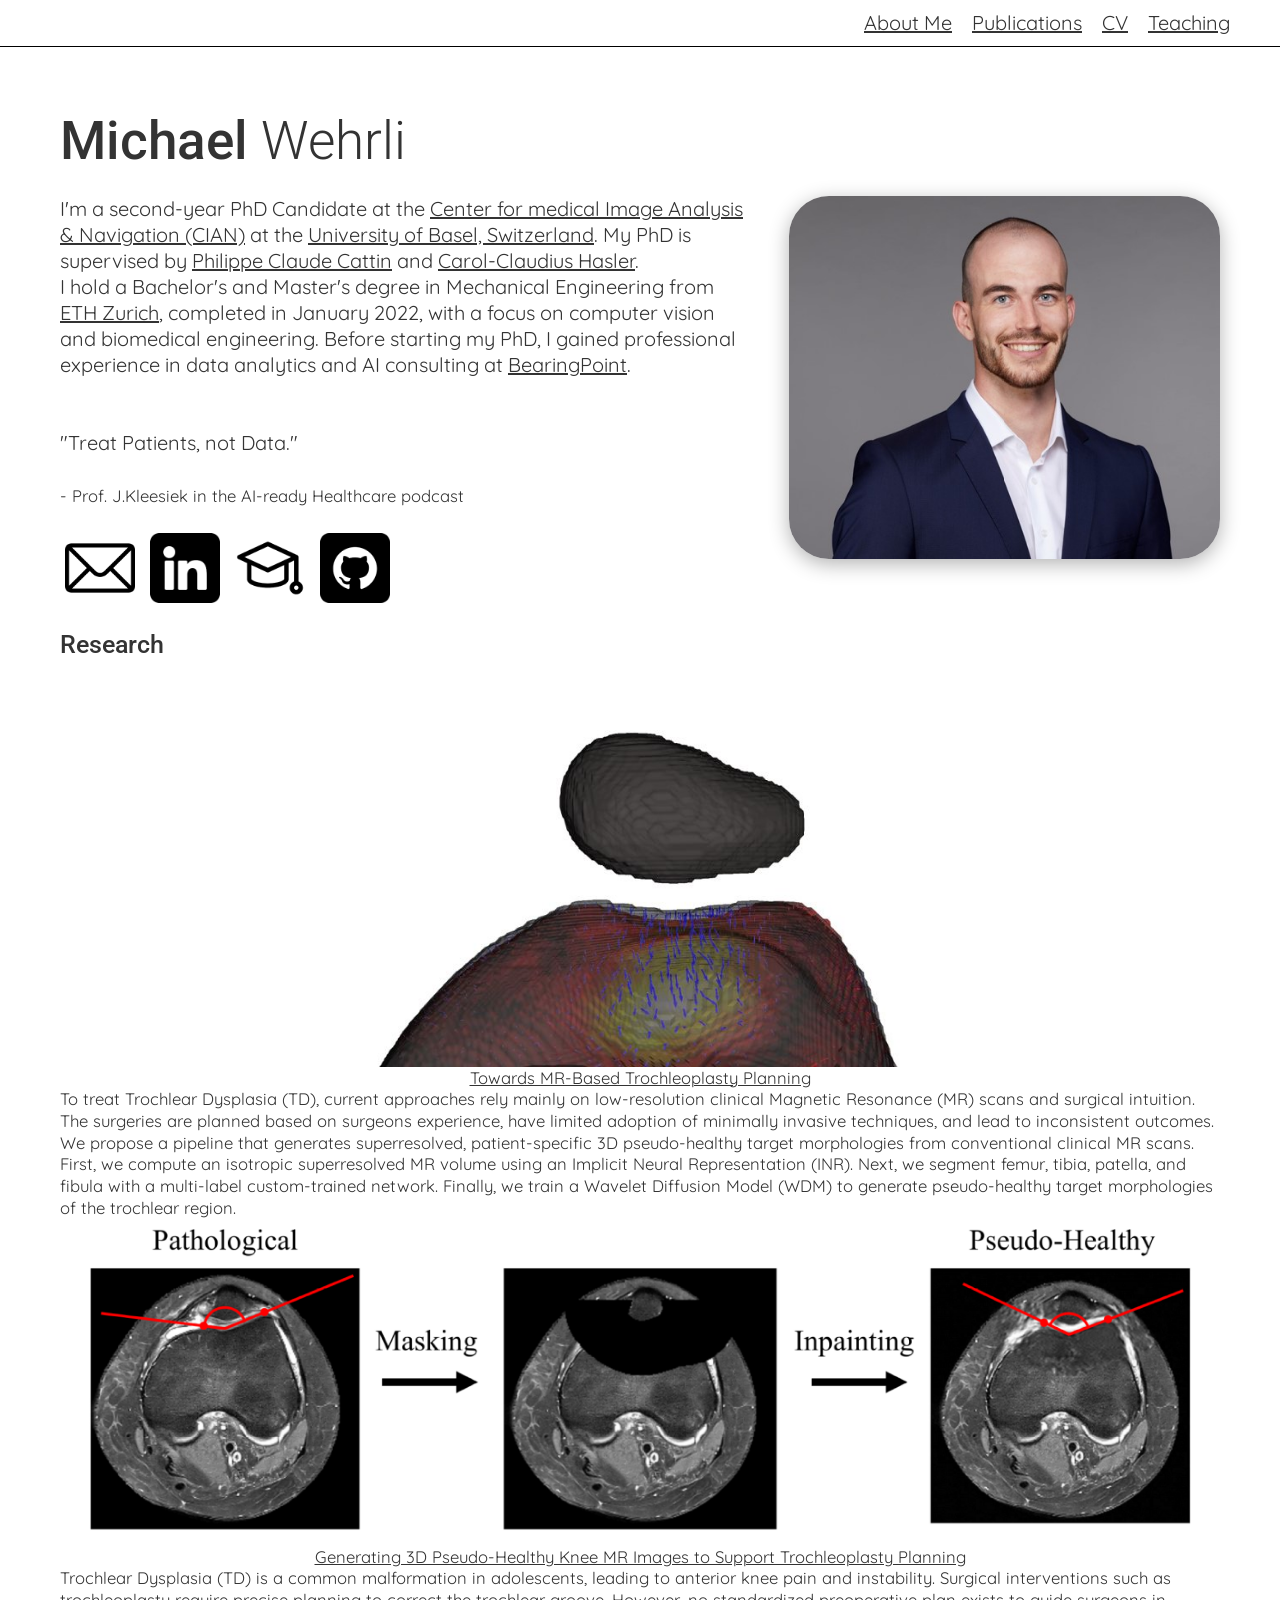
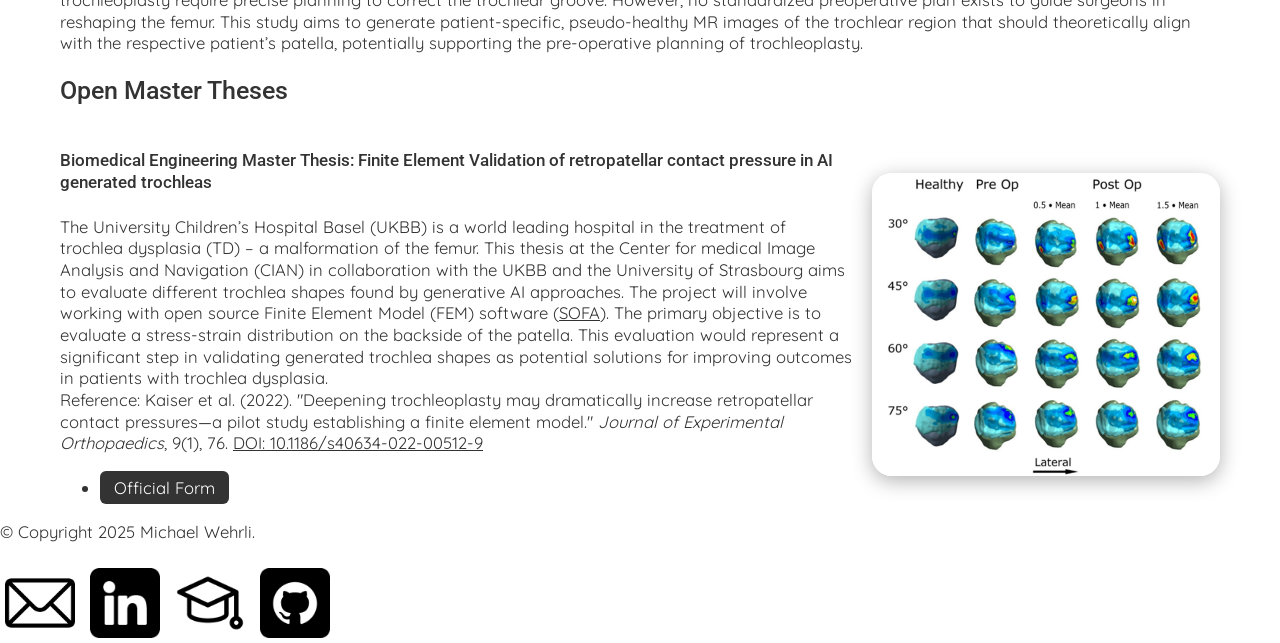
<file: index.html>
<!doctype html>
<html lang="en">
<head>
    <meta charset="UTF-8">
    <meta name="viewport" content="width=device-width, user-scalable=no, initial-scale=1.0, maximum-scale=1.0, minimum-scale=1.0">
    <meta http-equiv="X-UA-Compatible" content="ie=edge">
    <link rel="stylesheet" href="static/style.css">
    <link href="https://fonts.googleapis.com/css2?family=Fira+Sans:ital,wght@0,100;0,200;0,300;0,400;0,500;0,600;0,700;0,800;0,900;1,100;1,200;1,300;1,400;1,500;1,600;1,700;1,800;1,900&family=Hind:wght@300;400;500;600;700&family=Noto+Sans:ital,wght@0,100..900;1,100..900&family=Open+Sans:ital,wght@0,300..800;1,300..800&family=PT+Sans:ital,wght@0,400;0,700;1,400;1,700&family=Roboto:ital,wght@0,100..900;1,100..900&family=Quicksand:wght@300..700&display=swap" rel="stylesheet">
    <title>Michael Wehrli</title>
</head>
<body>
<header class="main-header">
    <nav>
        <ul>
            <li><a href="#">About Me</a></li>
            <li><a href="Publications.html">Publications</a></li>
            <li><a href="CV.html">CV</a></li>
            <li><a href="Teaching.html">Teaching</a></li>
        </ul>
    </nav>
</header>
<main>
    <section>
        <h1><span>Michael</span> Wehrli</h1>
        <div class="content-with-side">
            <img class="cv-image rounded" src="static/images/CV_picture_Michael_Wehrli.jpg" alt="Michael Wehrli">
            <div class="content-with-side__main">
                <p>
                    I'm a second-year PhD Candidate at the <a href="https://dbe.unibas.ch/en/cian/">Center for medical Image Analysis & Navigation (CIAN)</a> at the <a href="https://www.unibas.ch/en.html">University of Basel, Switzerland</a>. My PhD is supervised by
                    <a href="https://dbe.unibas.ch/en/persons/philippe-claude-cattin/">Philippe Claude Cattin</a> and <a href="https://www.ukbb.ch/de/personal/personen/Hasler-Carol.php">Carol-Claudius Hasler</a>.
                </p>
                <p>
                  I hold a Bachelor's and Master's degree in Mechanical Engineering from <a href="https://ethz.ch/en.html">ETH Zurich</a>, completed in January 2022, with a focus on computer vision and biomedical engineering. Before starting my PhD, I gained professional experience in data analytics and AI consulting at <a href="https://www.bearingpoint.com/en-ch/">BearingPoint</a>.
                    <br>
                    <br>
                    <br>
                    "Treat Patients, not Data."
                    <br>
                    <br>
                    <small>- Prof. J.Kleesiek in the AI-ready Healthcare podcast

                </p>
                <aside>
                    <ul class="social-icons">
                        <li><a class="social-icons__email" href="mailto:michaeljan.wehrli@unibas.ch">Email</a></li>
                        <li><a class="social-icons__linkedin" href="https://www.linkedin.com/in/michael-wehrli/">LinkedIn</a></li>
                        <li><a class="social-icons__google-scholar" href="https://scholar.google.com/citations?hl=en&user=mDzUzvEAAAAJ">Google Scholar</a></li>
                        <li><a class="social-icons__github" href="https://github.com/wehrlimi">Github</a></li>
                    </ul>
                </aside>
            </div>
        </div>
    </section>
    <section>
        <h2>Research</h2>
        <a href="https://wehrlimi.github.io/sr-3d-planning/">
            <figure class="one-third-width">
                <img src="static/images/Towards_Title_Img.jpg" alt="3D Pseudo-Healthy Knee MRI">
                <figcaption>Towards MR-Based Trochleoplasty Planning</figcaption>
            </figure>
        </a>
        <p>To treat Trochlear Dysplasia (TD), current approaches rely mainly on low-resolution clinical Magnetic Resonance (MR) scans and surgical intuition. The surgeries are planned based on surgeons experience, have limited adoption of minimally invasive techniques, and lead to inconsistent outcomes. We propose a pipeline that generates superresolved, patient-specific 3D pseudo-healthy target morphologies from conventional clinical MR scans. First, we compute an isotropic superresolved MR volume using an Implicit Neural Representation (INR). Next, we segment femur, tibia, patella, and fibula with a multi-label custom-trained network. Finally, we train a Wavelet Diffusion Model (WDM) to generate pseudo-healthy target morphologies of the trochlear region.</p>

        <a href="/gen3d-ph-kneemri/">
            <figure class="full-width">
                <img src="static/images/Fig_Intro_cropped%201.png" alt="3D Pseudo-Healthy Knee MRI">
                <figcaption>Generating 3D Pseudo-Healthy Knee MR Images to Support Trochleoplasty Planning</figcaption>
            </figure>
        </a>
        <p>Trochlear Dysplasia (TD) is a common malformation in adolescents, leading to anterior knee pain and instability. Surgical interventions such as trochleoplasty require precise planning to correct the trochlear groove. However, no standardized preoperative plan exists to guide surgeons in reshaping the femur. This study aims to generate patient-specific, pseudo-healthy MR images of the trochlear region that should theoretically align with the respective patient’s patella, potentially supporting the pre-operative planning of trochleoplasty.</p>


    </section>
    <section>
        <h2>Open Master Theses</h2>

        <div class="content-with-side">
            <img class="master-thesis-side" src="static/images/Kaiser_etal_FEM_patella.png" alt="Patella FEM project">
            <div class="content-with-side__main">
                <h4>Biomedical Engineering Master Thesis: Finite Element Validation of retropatellar contact pressure in AI generated trochleas</h4>
                <p>
                    The University Children’s Hospital Basel (UKBB) is a world leading hospital in the treatment of trochlea dysplasia (TD) – a malformation of the femur.
                    This thesis at the Center for medical Image Analysis and Navigation (CIAN) in collaboration with the UKBB and the University of Strasbourg aims to evaluate
                    different trochlea shapes found by generative AI approaches. The project will involve working with open source Finite Element Model (FEM) software (<a href="https://sofa-framework.github.io/doc/">SOFA</a>).
                    The primary objective is to evaluate a stress-strain distribution on the backside of the patella. This evaluation would represent a significant step in validating generated trochlea
                    shapes as potential solutions for improving outcomes in patients with trochlea dysplasia.
                </p>
                <p>
                     Reference: Kaiser et al. (2022). "Deepening trochleoplasty may dramatically increase retropatellar contact pressures—a pilot study establishing a finite element model."
                    <em>Journal of Experimental Orthopaedics</em>, 9(1), 76.
                    <a href="https://doi.org/10.1186/s40634-022-00512-9">DOI: 10.1186/s40634-022-00512-9</a>
                </p>
                <aside>
                    <ul>
                        <li><a class="btn" href="https://dbe.unibas.ch/fileadmin/user_upload/dbe/03_Education/Masterthesis/032025_Cattin_Finite_Element_Validation_of_retropatellar_contact_pressure_in_AI_generated_trochleas.pdf">Official Form</a></li>
                    </ul>
                </aside>
            </div>

        </div>


    </section>
</main>
<footer>
    <div class="container">
        <p>© Copyright 2025 Michael Wehrli. </p>
        <ul class="social-icons">
            <li><a class="social-icons__email" href="mailto:michaeljan.wehrli@unibas.ch">Email</a></li>
            <li><a class="social-icons__linkedin" href="https://www.linkedin.com/in/michael-wehrli/">LinkedIn</a></li>
            <li><a class="social-icons__google-scholar" href="https://scholar.google.com/citations?hl=en&user=mDzUzvEAAAAJ">Google Scholar</a></li>
            <li><a class="social-icons__github" href="https://github.com/wehrlimi">Github</a></li>
        </ul>
    </div>
</footer>
</body>
</html>
</file>
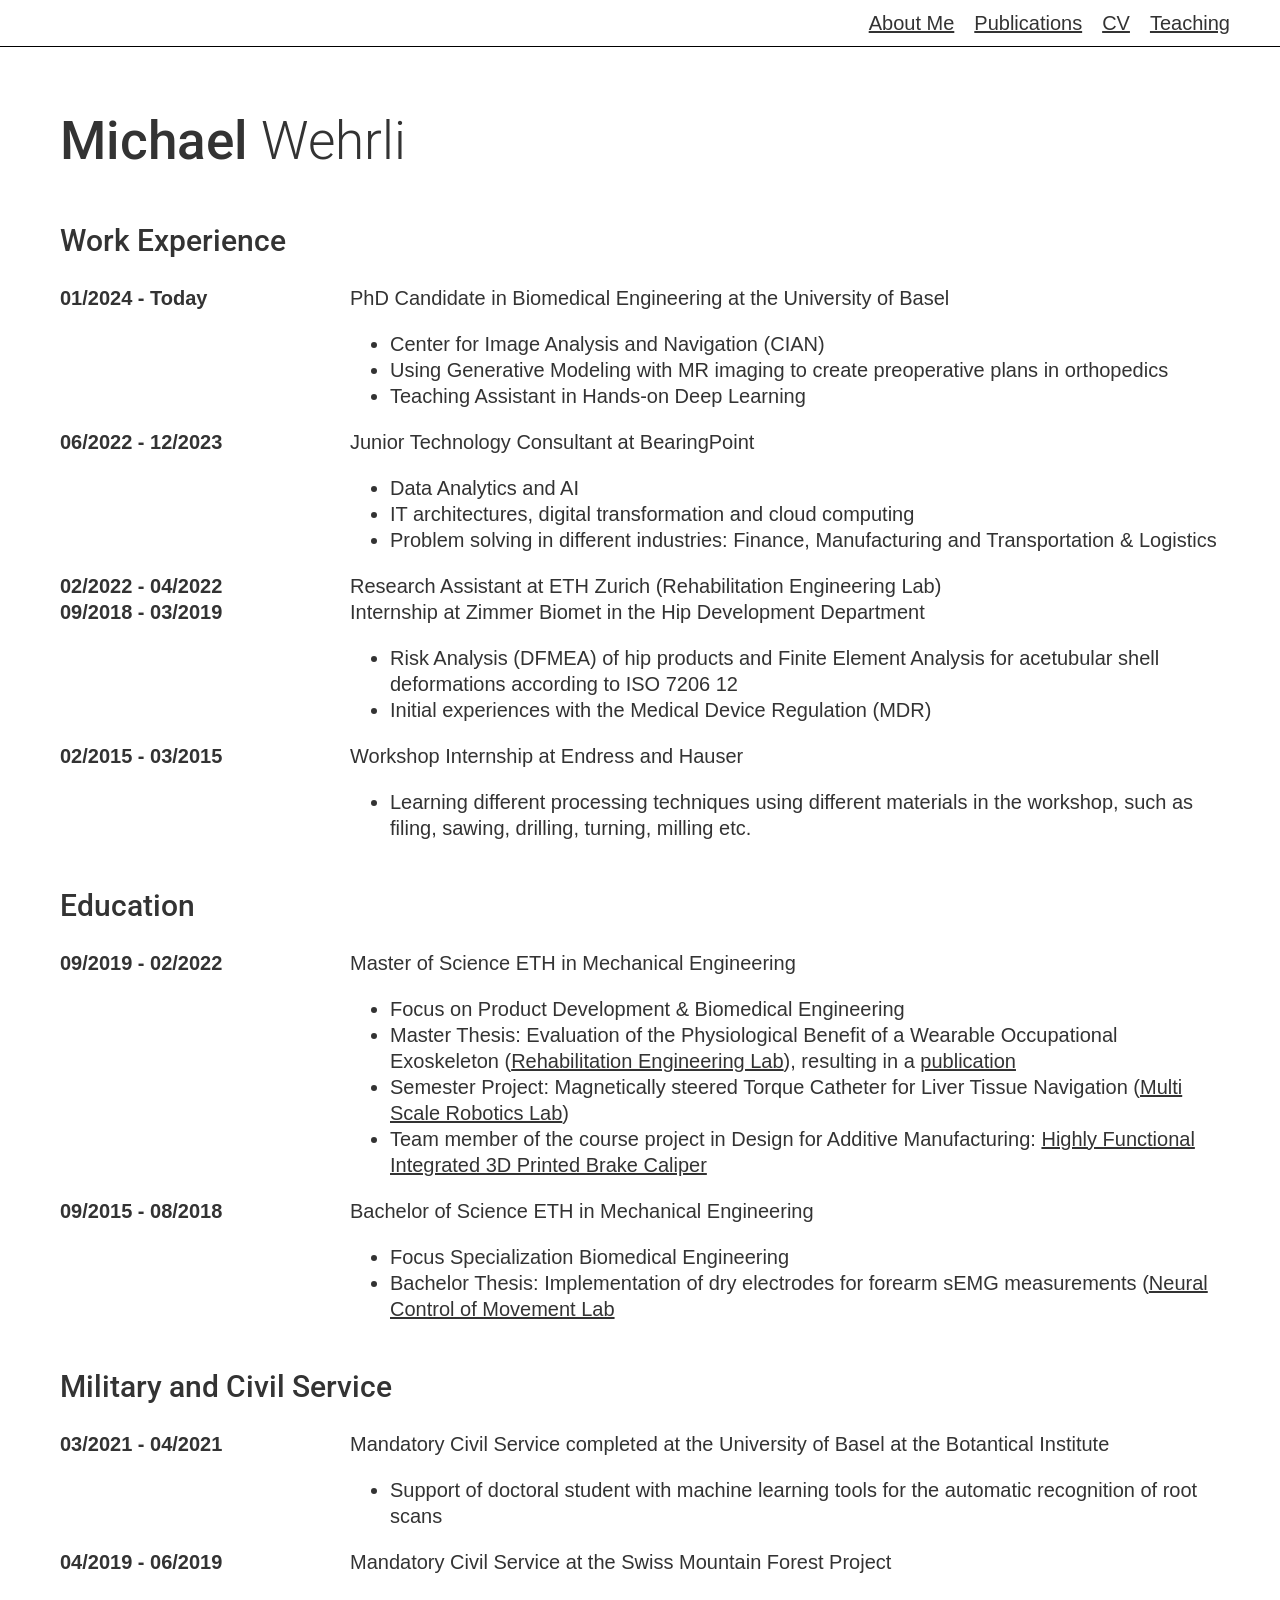
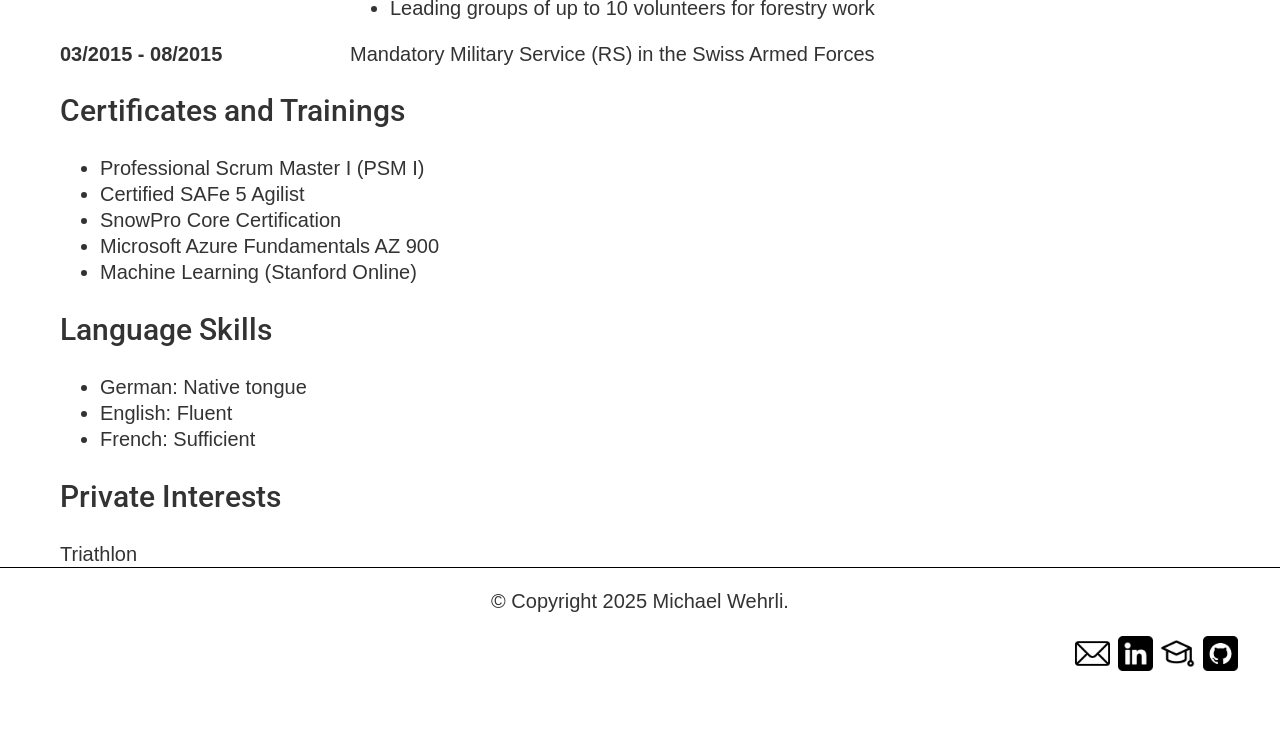
<file: CV.html>
<!doctype html>
<html lang="en">
<head>
    <meta charset="UTF-8">
    <meta name="viewport" content="width=device-width, user-scalable=no, initial-scale=1.0, maximum-scale=1.0, minimum-scale=1.0">
    <meta http-equiv="X-UA-Compatible" content="ie=edge">
    <link rel="stylesheet" href="static/style.css">
    <link href="https://fonts.googleapis.com/css2?family=Fira+Sans:ital,wght@0,100;0,200;0,300;0,400;0,500;0,600;0,700;0,800;0,900;1,100;1,200;1,300;1,400;1,500;1,600;1,700;1,800;1,900&family=Hind:wght@300;400;500;600;700&family=Noto+Sans:ital,wght@0,100..900;1,100..900&family=Open+Sans:ital,wght@0,300..800;1,300..800&family=PT+Sans:ital,wght@0,400;0,700;1,400;1,700&family=Roboto:ital,wght@0,100..900;1,100..900&display=swap" rel="stylesheet">
    <title>Michael Wehrli</title>
</head>
<body>
<header class="main-header">
    <nav>
        <ul>
            <li><a href="index.html">About Me</a></li>
            <li><a href="Publications.html">Publications</a></li>
            <li><a href="CV.html">CV</a></li>
            <li><a href="Teaching.html">Teaching</a></li>
        </ul>
    </nav>
</header>
<main>
    <section>
        <h1><span>Michael</span> Wehrli</h1>
        <div class="content-with-side">
            <div class="content-with-side__main">

            </div>
        </div>
    </section>
    <section>
        <h2>Work Experience</h2>
        <div class="cv-section">
            <div class="cv-dates">01/2024 - Today</div>
            <div class="cv-details">
                <p>PhD Candidate in Biomedical Engineering at the University of Basel</p>
                <ul>
                    <li>Center for Image Analysis and Navigation (CIAN)</li>
                    <li>Using Generative Modeling with MR imaging to create preoperative plans in orthopedics</li>
                    <li>Teaching Assistant in Hands-on Deep Learning</li>
                </ul>
            </div>
        </div>
        <div class="cv-section">
            <div class="cv-dates">06/2022 - 12/2023</div>
            <div class="cv-details">
                <p>Junior Technology Consultant at BearingPoint</p>
                <ul>
                    <li>Data Analytics and AI</li>
                    <li>IT architectures, digital transformation and cloud computing</li>
                    <li>Problem solving in different industries: Finance, Manufacturing and Transportation & Logistics</li>
                </ul>
            </div>
        </div>
        <div class="cv-section">
            <div class="cv-dates">02/2022 - 04/2022</div>
            <div class="cv-details">
                <p>Research Assistant at ETH Zurich (Rehabilitation Engineering Lab)</p>
            </div>
        </div>
        <div class="cv-section">
            <div class="cv-dates">09/2018 - 03/2019</div>
            <div class="cv-details">
                <p>Internship at Zimmer Biomet in the Hip Development Department</p>
                <ul>
                    <li>Risk Analysis (DFMEA) of hip products and Finite Element Analysis for acetubular shell deformations according to ISO 7206 12</li>
                    <li>Initial experiences with the Medical Device Regulation (MDR)</li>
                </ul>
            </div>
        </div>
        <div class="cv-section">
            <div class="cv-dates">02/2015 - 03/2015</div>
            <div class="cv-details">
                <p>Workshop Internship at Endress and Hauser</p>
                <ul>
                    <li>Learning different processing techniques using different materials in the workshop, such as
filing, sawing, drilling, turning, milling etc.</li>
                </ul>
            </div>
        </div>
    </section>
    <section>
        <h2>Education</h2>
        <div class="cv-section">
            <div class="cv-dates">09/2019 - 02/2022</div>
            <div class="cv-details">
                <p>Master of Science ETH in Mechanical Engineering</p>
                <ul>
                    <li>Focus on Product Development & Biomedical Engineering</li>
                    <li>Master Thesis: Evaluation of the Physiological Benefit of a Wearable Occupational Exoskeleton
(<a href="https://relab.ethz.ch/">Rehabilitation Engineering Lab</a>), resulting in a <a href="https://www.sciencedirect.com/science/article/pii/S0021929023000581?via%3Dihub">publication</a></li>
                    <li>Semester Project: Magnetically steered Torque Catheter for Liver Tissue Navigation (<a href="https://msrl.ethz.ch/">Multi Scale Robotics Lab</a>)</li>
                    <li>Team member of the course project in Design for Additive Manufacturing: <a href="https://www.youtube.com/watch?v=mq-pQFMKOqk">Highly Functional Integrated 3D Printed Brake Caliper</a></li>
                </ul>
            </div>
        </div>
        <div class="cv-section">
            <div class="cv-dates">09/2015 - 08/2018</div>
            <div class="cv-details">
                <p>Bachelor of Science ETH in Mechanical Engineering</p>
                <ul>
                    <li>Focus Specialization Biomedical Engineering</li>
                    <li>Bachelor Thesis: Implementation of dry electrodes for forearm sEMG measurements (<a href="https://ncm.hest.ethz.ch/">Neural Control of Movement Lab</a></li>
                </ul>
            </div>
        </div>
    </section>
    <section>
        <h2>Military and Civil Service</h2>
        <div class="cv-section">
            <div class="cv-dates">03/2021 - 04/2021</div>
            <div class="cv-details">
                <p>Mandatory Civil Service completed at the University of Basel at the Botantical Institute</p>
                <ul>
                    <li>Support of doctoral student with machine learning tools for the automatic recognition of root scans</li>
                </ul>
            </div>
        </div>
        <div class="cv-section">
            <div class="cv-dates">04/2019 - 06/2019</div>
            <div class="cv-details">
                <p>Mandatory Civil Service at the Swiss Mountain Forest Project</p>
                <ul>
                    <li>Leading groups of up to 10 volunteers for forestry work</li>
                </ul>
            </div>
        </div>
        <div class="cv-section">
            <div class="cv-dates">03/2015 - 08/2015</div>
            <div class="cv-details">
                <p>Mandatory Military Service (RS) in the Swiss Armed Forces</p>
            </div>
        </div>
    </section>
    <section>
        <h2>Certificates and Trainings</h2>
        <ul>
            <li>Professional Scrum Master I (PSM I)</li>
            <li>Certified SAFe 5 Agilist</li>
            <li>SnowPro Core Certification</li>
            <li>Microsoft Azure Fundamentals AZ 900</li>
            <li>Machine Learning (Stanford Online)</li>
        </ul>
    </section>
    <section>
        <h2>Language Skills</h2>
        <ul>
            <li>German: Native tongue</li>
            <li>English: Fluent</li>
            <li>French: Sufficient</li>
        </ul>
    </section>
    <section>
        <h2>Private Interests</h2>
        <p>
            Triathlon
        </p>
    </section>
</main>
<footer>
    <div class="container">
        <p>© Copyright 2025 Michael Wehrli. </p>
        <ul class="social-icons">
            <li><a class="social-icons__email" href="mailto:michaeljan.wehrli@unibas.ch">Email</a></li>
            <li><a class="social-icons__linkedin" href="https://www.linkedin.com/in/michael-wehrli/">LinkedIn</a></li>
            <li><a class="social-icons__google-scholar" href="https://scholar.google.com/citations?hl=en&user=mDzUzvEAAAAJ">Google Scholar</a></li>
            <li><a class="social-icons__github" href="https://github.com/wehrlimi">Github</a></li>
        </ul>
    </div>
</footer>
</body>
</html>
</file>
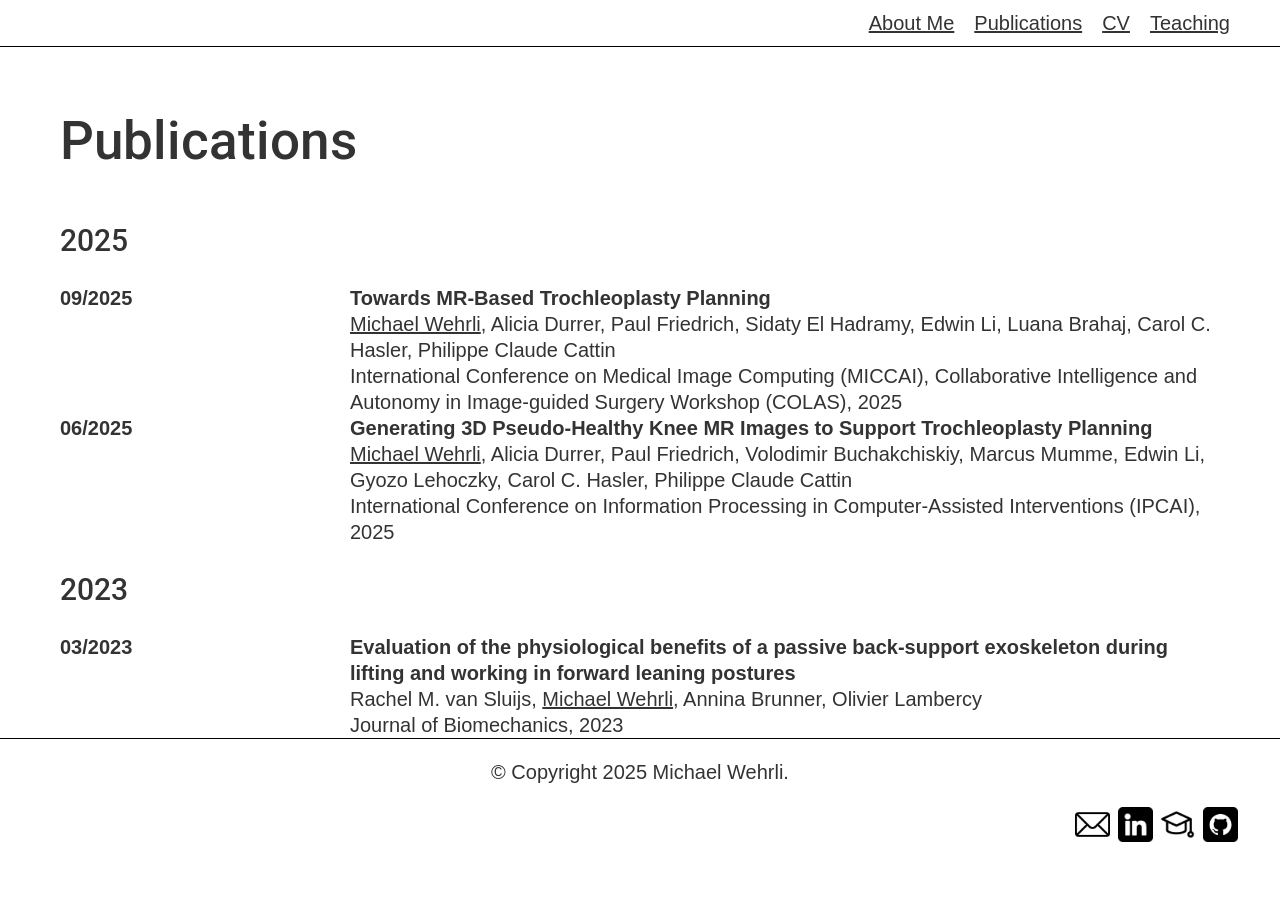
<file: Publications.html>
<!doctype html>
<html lang="en">
<head>
    <meta charset="UTF-8">
    <meta name="viewport" content="width=device-width, user-scalable=no, initial-scale=1.0, maximum-scale=1.0, minimum-scale=1.0">
    <meta http-equiv="X-UA-Compatible" content="ie=edge">
    <link rel="stylesheet" href="static/style.css">
    <link href="https://fonts.googleapis.com/css2?family=Fira+Sans:ital,wght@0,100;0,200;0,300;0,400;0,500;0,600;0,700;0,800;0,900;1,100;1,200;1,300;1,400;1,500;1,600;1,700;1,800;1,900&family=Hind:wght@300;400;500;600;700&family=Noto+Sans:ital,wght@0,100..900;1,100..900&family=Open+Sans:ital,wght@0,300..800;1,300..800&family=PT+Sans:ital,wght@0,400;0,700;1,400;1,700&family=Roboto:ital,wght@0,100..900;1,100..900&display=swap" rel="stylesheet">
    <title>Publications</title>
</head>
<body>
<header class="main-header">
    <nav>
        <ul>
            <li><a href="index.html">About Me</a></li>
            <li><a href="Publications.html">Publications</a></li>
            <li><a href="CV.html">CV</a></li>
            <li><a href="Teaching.html">Teaching</a></li>
        </ul>
    </nav>
</header>
<main>
    <section>
        <h1><span>Publications</span></h1>
        <div class="content-with-side">
            <div class="content-with-side__main">

            </div>
        </div>
    </section>

    <section>
        <h2>2025</h2>
        <div class="cv-section">
            <div class="cv-dates">09/2025</div>
            <div class="cv-details">
            <p><strong>Towards MR-Based Trochleoplasty Planning</strong></p>
            <p><u>Michael Wehrli</u>, Alicia Durrer, Paul Friedrich, Sidaty El Hadramy, Edwin Li, Luana Brahaj, Carol C. Hasler, Philippe Claude Cattin</p>
            <p>International Conference on Medical Image Computing (MICCAI), Collaborative Intelligence and Autonomy in Image-guided Surgery Workshop (COLAS), 2025</p>
            </div>
        </div>

    </section>


    <section>
        <div class="cv-section">
            <div class="cv-dates">06/2025</div>
            <div class="cv-details">
            <p><strong>Generating 3D Pseudo-Healthy Knee MR Images to Support Trochleoplasty Planning</strong></p>
            <p><u>Michael Wehrli</u>, Alicia Durrer, Paul Friedrich, Volodimir Buchakchiskiy, Marcus Mumme, Edwin Li, Gyozo Lehoczky, Carol C. Hasler, Philippe Claude Cattin</p>
            <p>International Conference on Information Processing in Computer-Assisted Interventions (IPCAI), 2025</p>
            </div>
        </div>

    </section>
    <section>
        <h2>2023</h2>
        <div class="cv-section">
            <div class="cv-dates">03/2023</div>
            <div class="cv-details">
                <p><strong>Evaluation of the physiological benefits of a passive back-support exoskeleton during lifting and working in forward leaning postures</strong></p>
                <p>Rachel M. van Sluijs, <u>Michael Wehrli</u>, Annina Brunner, Olivier Lambercy</p>
                <p>Journal of Biomechanics, 2023</p>
            </div>
        </div>
    </section>
</main>
<footer>
    <div class="container">
        <p>© Copyright 2025 Michael Wehrli. </p>
        <ul class="social-icons">
            <li><a class="social-icons__email" href="mailto:michaeljan.wehrli@unibas.ch">Email</a></li>
            <li><a class="social-icons__linkedin" href="https://www.linkedin.com/in/michael-wehrli/">LinkedIn</a></li>
            <li><a class="social-icons__google-scholar" href="https://scholar.google.com/citations?hl=en&user=mDzUzvEAAAAJ">Google Scholar</a></li>
            <li><a class="social-icons__github" href="https://github.com/wehrlimi">Github</a></li>
        </ul>
    </div>
</footer>
</body>
</html>
</file>
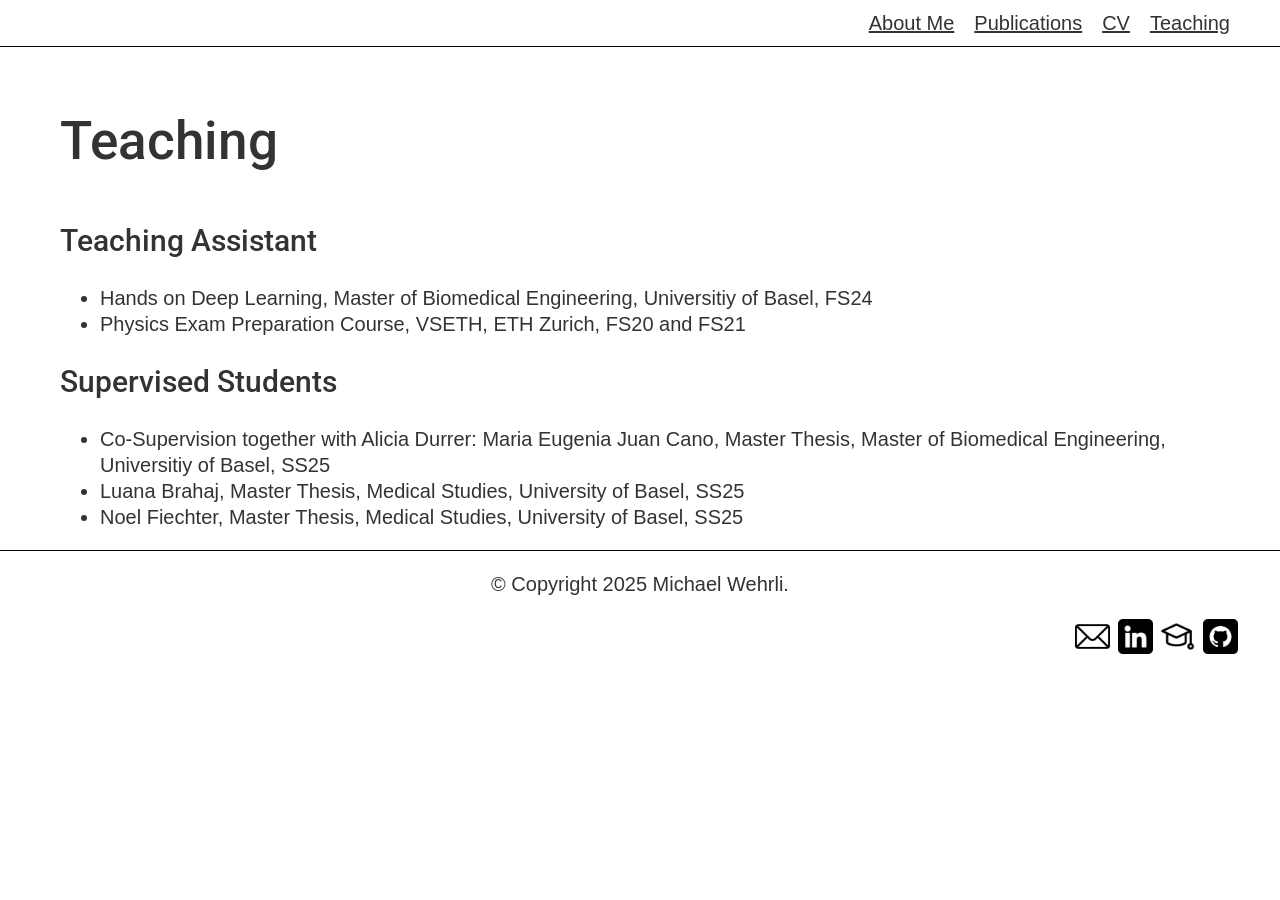
<file: Teaching.html>
<!doctype html>
<html lang="en">
<head>
    <meta charset="UTF-8">
    <meta name="viewport" content="width=device-width, user-scalable=no, initial-scale=1.0, maximum-scale=1.0, minimum-scale=1.0">
    <meta http-equiv="X-UA-Compatible" content="ie=edge">
    <link rel="stylesheet" href="static/style.css">
    <link href="https://fonts.googleapis.com/css2?family=Fira+Sans:ital,wght@0,100;0,200;0,300;0,400;0,500;0,600;0,700;0,800;0,900;1,100;1,200;1,300;1,400;1,500;1,600;1,700;1,800;1,900&family=Hind:wght@300;400;500;600;700&family=Noto+Sans:ital,wght@0,100..900;1,100..900&family=Open+Sans:ital,wght@0,300..800;1,300..800&family=PT+Sans:ital,wght@0,400;0,700;1,400;1,700&family=Roboto:ital,wght@0,100..900;1,100..900&display=swap" rel="stylesheet">
    <title>Teaching</title>
</head>
<body>
<header class="main-header">
    <nav>
        <ul>
            <li><a href="index.html">About Me</a></li>
            <li><a href="Publications.html">Publications</a></li>
            <li><a href="CV.html">CV</a></li>
            <li><a href="Teaching.html">Teaching</a></li>
        </ul>
    </nav>
</header>
<main>
    <section>
        <h1><span>Teaching</span></h1>
        <div class="content-with-side">
            <div class="content-with-side__main">

            </div>
        </div>
    </section>
    <section>
        <h2>Teaching Assistant</h2>
        <ul>
            <li>Hands on Deep Learning, Master of Biomedical Engineering, Universitiy of Basel, FS24</li>
            <li>Physics Exam Preparation Course, VSETH, ETH Zurich, FS20 and FS21 </li>
        </ul>
    </section>
    <section>
        <h2>Supervised Students</h2>
         <ul>
            <li>Co-Supervision together with Alicia Durrer: Maria Eugenia Juan Cano, Master Thesis, Master of Biomedical Engineering, Universitiy of Basel, SS25</li>
             <li>Luana Brahaj, Master Thesis, Medical Studies, University of Basel, SS25</li>
             <li>Noel Fiechter, Master Thesis, Medical Studies, University of Basel, SS25</li>
        </ul>
    </section>
</main>
<footer>
    <div class="container">
        <p>© Copyright 2025 Michael Wehrli. </p>
        <ul class="social-icons">
            <li><a class="social-icons__email" href="mailto:michaeljan.wehrli@unibas.ch">Email</a></li>
            <li><a class="social-icons__linkedin" href="https://www.linkedin.com/in/michael-wehrli/">LinkedIn</a></li>
            <li><a class="social-icons__google-scholar" href="https://scholar.google.com/citations?hl=en&user=mDzUzvEAAAAJ">Google Scholar</a></li>
            <li><a class="social-icons__github" href="https://github.com/wehrlimi">Github</a></li>
        </ul>
    </div>
</footer>
</body>
</html>
</file>
<file: static/style.css>
html {
    --primary-foreground-color: #333333;
    --brand-color: #21223e;
    --secondary-brand-color: #5759a7;
}

html, body {
    margin: 0;
    padding: 0;
    font-family: Hind, sans-serif;
    font-family: Quicksand, sans-serif;
    font-size: 20px;
    line-height: 1.3;
    color: var(--primary-foreground-color);
}

h1, h2, h3, h4, h5, h6 {
    font-family: "Roboto", sans-serif;
    font-weight: 500;
}

h1 {
    margin: 0;
    margin-bottom: 1rem;
    font-size: 2.66rem;
}

h1 {
    font-weight: 300;
}

h1 span {
    font-weight: 500;
}

a {
    color: inherit;
}

a:hover {
    color: var(--secondary-brand-color);
}

body > main {
    margin: 3rem auto 0;
    padding: 0 3rem;
    max-width: 1200px;
}

body > footer {
    border-top: 1px solid black;
    text-align: center;
}

body > footer > .container {
    margin: 0 auto;
    max-width: 1200px;
}

body > footer p {
    margin: 1em 0;
}

body > footer .social-icons {
    justify-content: flex-end;
    --social-icon-size: 2rem;
    margin-bottom: 3rem;
}

.main-header {
    border-bottom: 1px solid black;
}

.main-header nav {
    margin: 0 auto;
    max-width: 1200px;
}

.main-header ul {
    margin: 0;
    padding: 0;
    list-style: none;
    display: flex;
    flex-direction: row;
    justify-content: flex-end;
}

.main-header ul li a {
    padding: 0.5em;
    display: block;
}

p {
    margin: 0;
}

.content-with-side {
    display: flex;
    align-items: flex-start;
    gap: 1rem;
    flex-grow: 0;
    flex-shrink: 1;
    flex-basis: auto;
}

.content-with-side__main {
    flex: 1.6 1.6 0;
}

.cv-section {
    display: flex;
    flex-direction: row;
    min-width: 0;
    order: 1;
}

.cv-dates {
    flex: 1;
    font-weight: bold;
    text-align: left;
}

.cv-details {
    flex: 3;
}

.content-with-side__side {
    flex: 1 1 0;
    min-width: 0;
    order: 1;
}

.cv-image {
    flex: 1 1 0;
    min-width: 0;
    order: 1;
    box-shadow: 0 0.25rem 1rem rgba(0,0,0,0.3);
    transition: 0.3s ease all;
}
.cv-image:active {
    box-shadow: 0 0.5rem 2rem rgba(0,0,0,0.5);
    animation: spin 0.5s ease-in-out;
}

@keyframes spin {
    from {
        transform: rotate(0deg);
    }
    to {
        transform: rotate(360deg);
    }
}

.master-thesis-side {
    flex: 0 1 auto;
    min-width: 0;
    order: 1;
    width: 30%; /* Adjust percentage as needed */
    max-width: 300em; /* Limit maximum size */
    display: inline-block;
    align-self: center;
    border-radius: 1rem;
    box-shadow: 0 0.25rem 1rem rgba(0,0,0,0.3);
    transition: 0.3s ease all;
    transform: perspective(200px) translateZ(0) translateY(-40%) rotateX(0deg) translateY(40%);
}
.master-thesis-side:hover {
    box-shadow: 0 0.5rem 2rem rgba(0,0,0,0.5);
    transform: perspective(200px) translateZ(10px) translateY(-40%) rotateX(1deg) translateY(40%);
}

@media (max-width: 750px) {
    .content-with-side {
        display: block;
    }
    .content-with-side__side {
        float: right;
        width: 12rem;
        margin-left: 1rem;
        margin-bottom: 1rem;
    }
}

@media (max-width: 550px) {
    .content-with-side {
        display: block;
    }
    .content-with-side__side {
        float: none;
        width: 100%;
        margin-left: 0;
        margin-bottom: 1rem;
    }
}

.rounded {
    border-radius: 2rem;
}

.social-icons {
    --social-icon-size: 4rem;

    margin: 0;
    margin-top: 1rem;
    padding: 0;
    list-style: none;
    display: flex;
    gap: calc(var(--social-icon-size) / 16);
}

.social-icons > li {
    font-size: 0;
}

.social-icons > li > a {
    width: var(--social-icon-size);
    height: var(--social-icon-size);
    background-size: calc(var(--social-icon-size) / 1.15) calc(var(--social-icon-size)  / 1.15);
    background-repeat: no-repeat;
    background-position: center center;
    display: block;
    transition-duration: 0.3s;
    transition-timing-function: ease;
    transition-property: transform;
}

@media (max-width: 700px) {
    .social-icons > li > a {
        --social-icon-size: 3rem;
    }
}

.social-icons > li > a:hover {
    transform: scale(1.2);
}

.social-icons > li > a:active {
    transform: scale(1.1);
    transition-duration: 0.1s;
}

.social-icons__email {
    background-image: url("images/Mail_Icon.png");
}

.social-icons__github {
    background-image: url("images/Github_Icon.png");
}

.social-icons__google-scholar {
    background-image: url("images/Google_schoolar_Icon.png");
}

.social-icons__linkedin {
    background-image: url("images/LinkedIn_Icon.png");
}

.social-icons__pdf {
    background-image: url("images/PDF_Icon.png");
}

.btn {
    display: inline-block;
    padding: 0.3rem 0.7rem;
    text-decoration: none;
    border-radius: 0.3rem;
    background-color: var(--primary-foreground-color);
    color: white;
}

.btn:hover {
    color: white;
    text-decoration: underline;
}

figure.full-width {
    padding: 0;
    margin: 0;
    display: flex;
    flex-wrap: wrap;
    text-align: center;
}
figure.full-width > * {
    flex: 1 1 100%;
    min-width: 0;
}

figure.one-third-width {
    padding: 0;
    margin: 0 auto;
    display: flex;
    flex-wrap: wrap;
    width: 50%;
    text-align: center;
}

figure.one-third-width > * {
    flex: 1 1 100%;
    min-width: 0;
}
</file>
